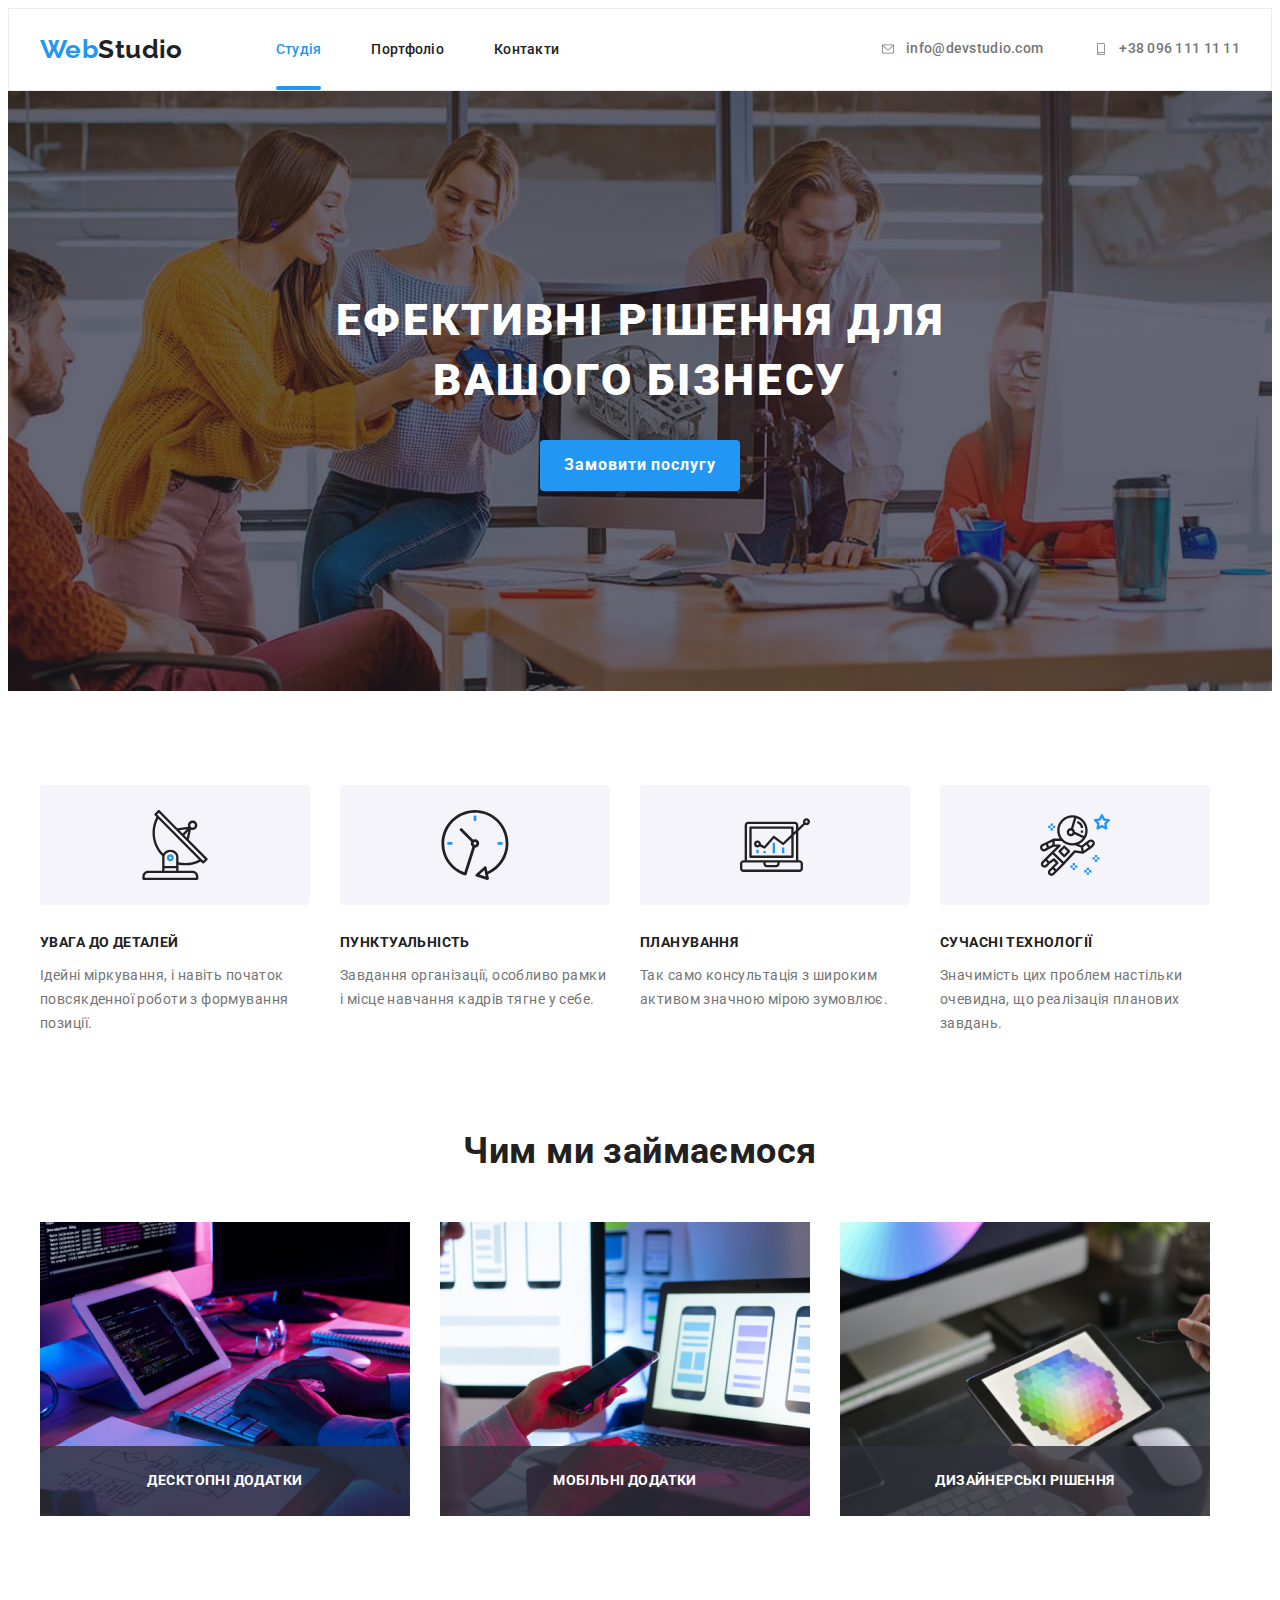
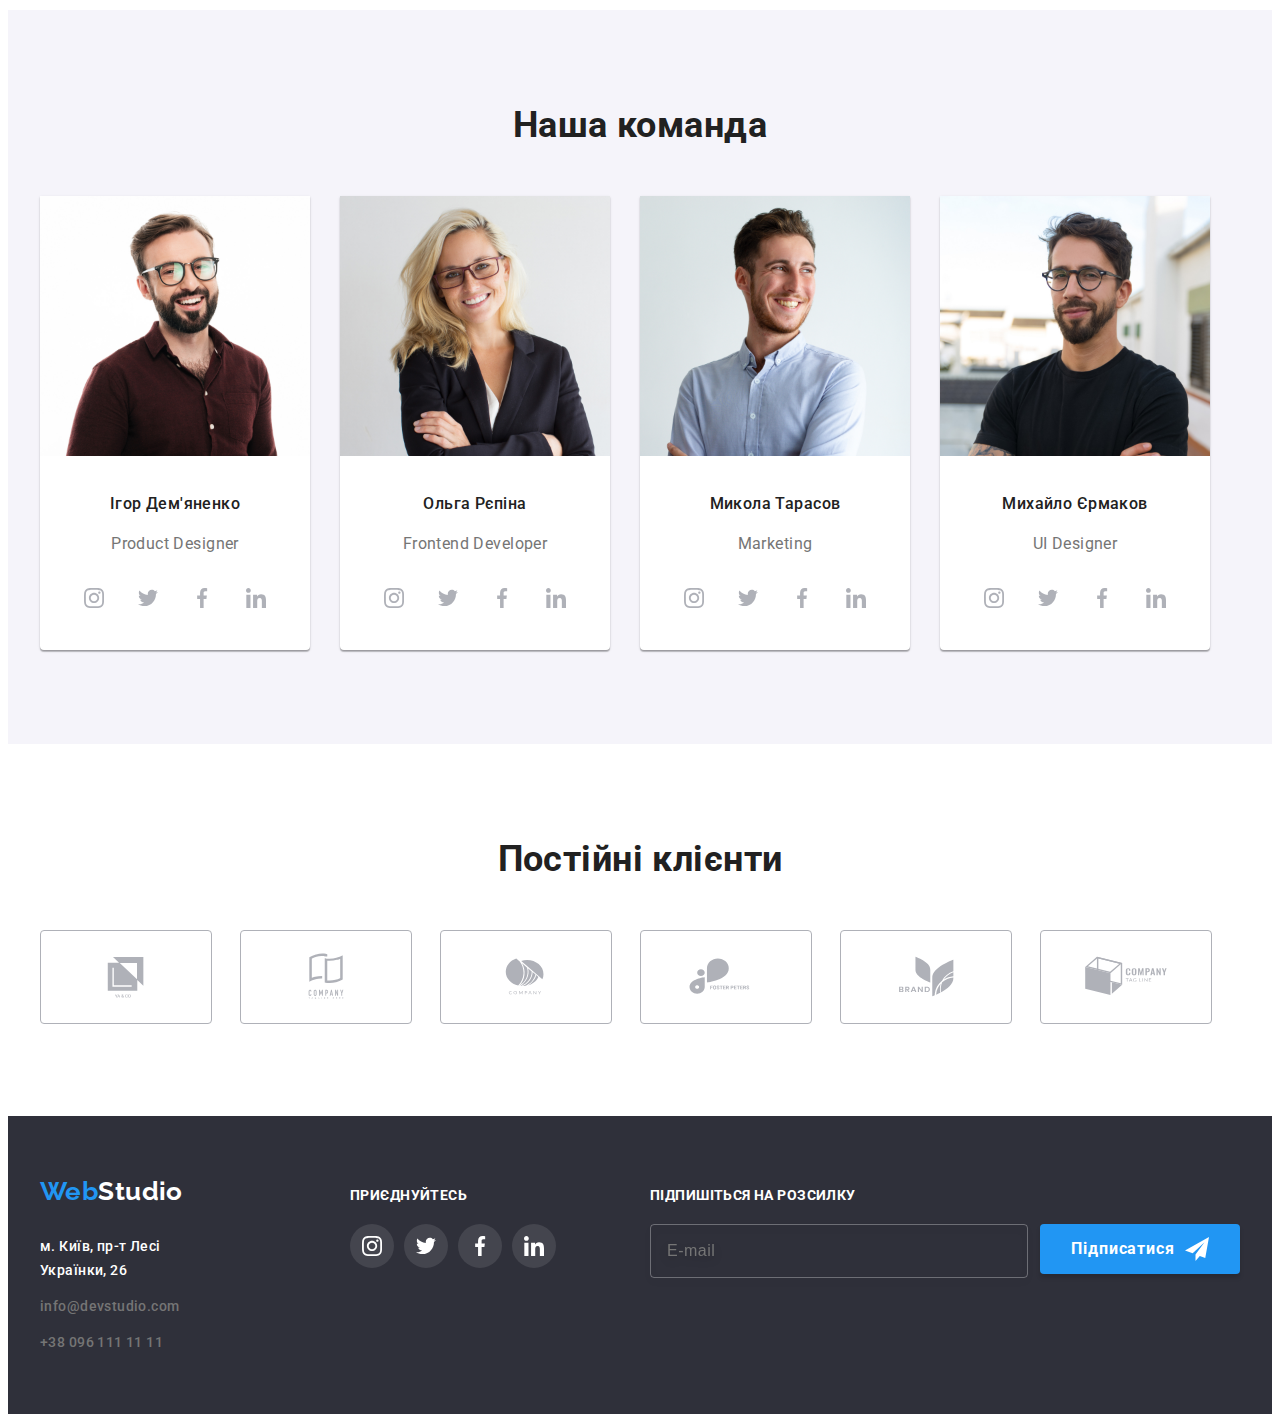
<file: index.html>
<!DOCTYPE html>
<html lang="uk">
  <head>
    <meta charset="UTF-8" />
    <meta http-equiv="X-UA-Compatible" content="IE=edge" />
    <meta name="viewport" content="width=device-width, initial-scale=1.0" />
    <title>Домашнє завдання 1</title>

    <link
      href="https://fonts.googleapis.com/css2?family=Raleway:wght@700&family=Roboto:wght@400;500;700;900&display=swap"
      rel="stylesheet"
    />
    <link
      rel="stylesheet"
      href="https://cdnjs.cloudflare.com/ajax/libs/modern-normalize/1.1.0/modern-normalize.min.css"
      integrity="sha512-wpPYUAdjBVSE4KJnH1VR1HeZfpl1ub8YT/NKx4PuQ5NmX2tKuGu6U/JRp5y+Y8XG2tV+wKQpNHVUX03MfMFn9Q=="
      crossorigin="anonymous"
      referrerpolicy="no-referrer"
    />

    <link rel="stylesheet" href="./css/styles.css" />
  </head>
  <body>
    <!--Header-->
    <header class="header">
      <!--/-->
      <div class="container">
        <nav class="header-nav">
          <a href="./index.html" class="logo"
            ><span class="accent">Web</span>Studio
          </a>
          <ul class="header-links list">
            <!--тут мають бути ссилки-->

            <li class="header-item">
              <a href="./index.html" class="header-link current link">Студія</a>
            </li>

            <li class="header-item">
              <a href="./portfolio.html" class="header-link link">Портфоліо</a>
            </li>

            <li class="header-item">
              <a href="" class="header-link link">Контакти</a>
            </li>
          </ul>
        </nav>

        <ul class="contact-links list">
          <li class="contact-item">
            <a href="mailto:info@devstudio.com" class="contact-link link">
              <svg class="contact-icon" width="16" height="12">
                <use href="./images/symbol-defs.svg#icon-envelope-1"></use>
              </svg>
              info@devstudio.com
            </a>
          </li>

          <li class="contact-item">
            <a href="tel:+380961111111" class="contact-link link">
              <svg class="contact-icon" width="10" height="16">
                <use href="./images/symbol-defs.svg#icon-smartphone-1"></use>
              </svg>
              +38 096 111 11 11
            </a>
          </li>
        </ul>
      </div>
    </header>
    <!--Main content-->
    <main>
      <!--Шапка-->
      <section class="hero section">
        <div class="container">
          <h1 class="main-title">Ефективні рішення для вашого бізнесу</h1>
          <button type="button" class="button primary" data-modal-open>
            Замовити послугу
          </button>
        </div>
      </section>
      <!--Особливості-->
      <section class="individ section">
        <div class="container">
          <h2 class="visually-hidden">Наші особливості</h2>
          <ul class="individ-list list">
            <li class="ind-list">
              <div class="icon-thumb">
                <svg width="70" height="70" class="icon-elem">
                  <use href="./images/symbol-defs.svg#icon-antenna-1-1"></use>
                </svg>
              </div>
              <h3 class="individ-title">УВАГА ДО ДЕТАЛЕЙ</h3>
              <p class="individ-text text">
                Ідейні міркування, і навіть початок повсякденної роботи з
                формування позиції.
              </p>
            </li>

            <li class="ind-list">
              <div class="icon-thumb">
                <svg width="70" height="70" class="icon-elem">
                  <use href="./images/symbol-defs.svg#icon-clock-1-1"></use>
                </svg>
              </div>
              <h3 class="individ-title">ПУНКТУАЛЬНІСТЬ</h3>
              <p class="individ-text text">
                Завдання організації, особливо рамки і місце навчання кадрів
                тягне у себе.
              </p>
            </li>

            <li class="ind-list">
              <div class="icon-thumb">
                <svg width="70" height="70" class="icon-elem">
                  <use href="./images/symbol-defs.svg#icon-diagram-1-1"></use>
                </svg>
              </div>
              <h3 class="individ-title">ПЛАНУВАННЯ</h3>
              <p class="individ-text text">
                Так само консультація з широким активом значною мірою зумовлює.
              </p>
            </li>

            <li class="ind-list">
              <div class="icon-thumb">
                <svg width="70" height="70" class="icon-elem">
                  <use href="./images/symbol-defs.svg#icon-astronaut-1-1"></use>
                </svg>
              </div>
              <h3 class="individ-title">СУЧАСНІ ТЕХНОЛОГІЇ</h3>
              <p class="individ-text text">
                Значимість цих проблем настільки очевидна, що реалізація
                планових завдань.
              </p>
            </li>
          </ul>
        </div>
      </section>
      <!--Чим ми займаємося-->
      <section class="work-section section">
        <div class="container">
          <h2 class="section-title">Чим ми займаємося</h2>
          <ul class="work-list list">
            <li class="work-elem">
              <div class="work-tumb">
                <img
                  src="./images/box_1.jpg"
                  alt="Командна робота"
                  width="370"
                  height="294"
                />
                <div class="work-decorate">
                  <h4 class="thumb-title">Десктопні додатки</h4>
                </div>
              </div>
            </li>

            <li class="work-elem">
              <div class="work-tumb">
                <img
                  src="./images/box_2.jpg"
                  alt="Мобільний додаток"
                  width="370"
                  height="294"
                />
                <div class="work-decorate">
                  <h4 class="thumb-title">Мобільні додатки</h4>
                </div>
              </div>
            </li>

            <li class="work-elem">
              <div class="work-tumb">
                <img
                  src="./images/box_3.jpg"
                  alt="Дизайнерські рішення"
                  width="370"
                  height="294"
                />
                <div class="work-decorate">
                  <h4 class="thumb-title">Дизайнерські рішення</h4>
                </div>
              </div>
            </li>
          </ul>
        </div>
      </section>
      <!--Наша команда-->
      <section class="team section">
        <div class="container">
          <h2 class="section-title">Наша команда</h2>
          <ul class="team-list list">
            <li class="team-item">
              <img
                src="./images/worker1.jpg"
                alt="Ігор Дем'яненко"
                width="270"
                height="260"
              />
              <!-- тут клас title не додаю, немає спільни хданих -->
              <h3 class="team-title">Ігор Дем'яненко</h3>
              <p lang="en" class="team-text">Product Designer</p>

              <ul class="social-list list">
                <li class="social-item">
                  <a href="https://instagram" class="social-link link">
                    <svg class="icon-social" width="20" height="20">
                      <use
                        href="./images/symbol-defs.svg#icon-instagram-2-1"
                      ></use>
                    </svg>
                  </a>
                </li>

                <li class="social-item">
                  <a href="https://twitter" class="social-link link">
                    <svg class="icon-social" width="20" height="20">
                      <use
                        href="./images/symbol-defs.svg#icon-twitter-1-1"
                      ></use>
                    </svg>
                  </a>
                </li>

                <li class="social-item">
                  <a href="https://facebook" class="social-link link">
                    <svg class="icon-social" width="20" height="20">
                      <use
                        href="./images/symbol-defs.svg#icon-facebook-1-1"
                      ></use>
                    </svg>
                  </a>
                </li>

                <li class="social-item">
                  <a href="https://linkedn" class="social-link link">
                    <svg class="icon-social" width="20" height="20">
                      <use
                        href="./images/symbol-defs.svg#icon-linkedin-1-1"
                      ></use>
                    </svg>
                  </a>
                </li>
              </ul>
            </li>

            <li class="team-item">
              <img
                src="./images/worker2.jpg"
                alt="Ольга Рєпіна"
                width="270"
                height="260"
              />
              <h3 class="team-title">Ольга Рєпіна</h3>
              <p lang="en" class="team-text">Frontend Developer</p>

              <ul class="social-list list">
                <li class="social-item">
                  <a href="https://instagram" class="social-link link">
                    <svg class="icon-social" width="20" height="20">
                      <use
                        href="./images/symbol-defs.svg#icon-instagram-2-1"
                      ></use>
                    </svg>
                  </a>
                </li>

                <li class="social-item">
                  <a href="https://twitter" class="social-link link">
                    <svg class="icon-social" width="20" height="20">
                      <use
                        href="./images/symbol-defs.svg#icon-twitter-1-1"
                      ></use>
                    </svg>
                  </a>
                </li>

                <li class="social-item">
                  <a href="https://facebook" class="social-link link">
                    <svg class="icon-social" width="20" height="20">
                      <use
                        href="./images/symbol-defs.svg#icon-facebook-1-1"
                      ></use>
                    </svg>
                  </a>
                </li>

                <li class="social-item">
                  <a href="https://linkedn" class="social-link link">
                    <svg class="icon-social" width="20" height="20">
                      <use
                        href="./images/symbol-defs.svg#icon-linkedin-1-1"
                      ></use>
                    </svg>
                  </a>
                </li>
              </ul>
            </li>

            <li class="team-item">
              <img
                src="./images/worker3.jpg"
                alt="Микола Тарасов"
                width="270"
                height="260"
              />
              <h3 class="team-title">Микола Тарасов</h3>
              <p lang="en" class="team-text">Marketing</p>

              <ul class="social-list list">
                <li class="social-item">
                  <a href="https://instagram" class="social-link link">
                    <svg class="icon-social" width="20" height="20">
                      <use
                        href="./images/symbol-defs.svg#icon-instagram-2-1"
                      ></use>
                    </svg>
                  </a>
                </li>

                <li class="social-item">
                  <a href="https://twitter" class="social-link link">
                    <svg class="icon-social" width="20" height="20">
                      <use
                        href="./images/symbol-defs.svg#icon-twitter-1-1"
                      ></use>
                    </svg>
                  </a>
                </li>

                <li class="social-item">
                  <a href="https://facebook" class="social-link link">
                    <svg class="icon-social" width="20" height="20">
                      <use
                        href="./images/symbol-defs.svg#icon-facebook-1-1"
                      ></use>
                    </svg>
                  </a>
                </li>

                <li class="social-item">
                  <a href="https://linkedn" class="social-link link">
                    <svg class="icon-social" width="20" height="20">
                      <use
                        href="./images/symbol-defs.svg#icon-linkedin-1-1"
                      ></use>
                    </svg>
                  </a>
                </li>
              </ul>
            </li>

            <li class="team-item">
              <img
                src="./images/worker4.jpg"
                alt="Михайло Єрмаков"
                width="270"
                height="260"
              />
              <h3 class="team-title">Михайло Єрмаков</h3>
              <p lang="en" class="team-text">UI Designer</p>

              <ul class="social-list list">
                <li class="social-item">
                  <a href="https://instagram" class="social-link link">
                    <svg class="icon-social" width="20" height="20">
                      <use
                        href="./images/symbol-defs.svg#icon-instagram-2-1"
                      ></use>
                    </svg>
                  </a>
                </li>

                <li class="social-item">
                  <a href="https://twitter" class="social-link link">
                    <svg class="icon-social" width="20" height="20">
                      <use
                        href="./images/symbol-defs.svg#icon-twitter-1-1"
                      ></use>
                    </svg>
                  </a>
                </li>

                <li class="social-item">
                  <a href="https://facebook" class="social-link link">
                    <svg class="icon-social" width="20" height="20">
                      <use
                        href="./images/symbol-defs.svg#icon-facebook-1-1"
                      ></use>
                    </svg>
                  </a>
                </li>

                <li class="social-item">
                  <a href="https://linkedn" class="social-link link">
                    <svg class="icon-social" width="20" height="20">
                      <use
                        href="./images/symbol-defs.svg#icon-linkedin-1-1"
                      ></use>
                    </svg>
                  </a>
                </li>
              </ul>
            </li>
          </ul>
        </div>
      </section>

      <!--clients-section-->
      <section class="client-section section">
        <div class="container">
          <h2 class="section-title">Постійні клієнти</h2>
          <ul class="client-list list">
            <li class="client-item">
              <a href="./" class="client-link link">
                <svg class="client-icon" width="106" height="60">
                  <use href="./images/symbol-defs.svg#icon-Logo-6"></use>
                </svg>
              </a>
            </li>

            <li class="client-item">
              <a href="./" class="client-link link">
                <svg class="client-icon" width="106" height="60">
                  <use href="./images/symbol-defs.svg#icon-Logo-1-1"></use>
                </svg>
              </a>
            </li>

            <li class="client-item">
              <a href="./" class="client-link link">
                <svg class="client-icon" width="106" height="60">
                  <use href="./images/symbol-defs.svg#icon-Logo-2-1"></use>
                </svg>
              </a>
            </li>

            <li class="client-item">
              <a href="./" class="client-link link">
                <svg class="client-icon" width="106" height="60">
                  <use href="./images/symbol-defs.svg#icon-Logo-3-1"></use>
                </svg>
              </a>
            </li>

            <li class="client-item">
              <a href="./" class="client-link link">
                <svg class="client-icon" width="106" height="60">
                  <use href="./images/symbol-defs.svg#icon-Logo-4-1"></use>
                </svg>
              </a>
            </li>

            <li class="client-item">
              <a href="./" class="client-link link">
                <svg class="client-icon" width="106" height="60">
                  <use href="./images/symbol-defs.svg#icon-Logo-5-1"></use>
                </svg>
              </a>
            </li>
          </ul>
        </div>
      </section>
    </main>
    <!--footer-->
    <footer class="footer">
      <div class="container footer-container">
        <div class="address-contain">
          <a href="./index.html" class="logo">
            <span class="accent">Web</span>Studio
          </a>

          <address class="address">
            <ul class="contact-links list">
              <li class="contact-item">
                <a
                  href="https://goo.gl/maps/b7A5iPqoQXRAUtYx8"
                  target="_blank"
                  rel="noopener noreferrer nofollow"
                  class="a-item"
                >
                  м. Київ, пр-т Лесі Українки, 26</a
                >
              </li>
              <li class="contact-item">
                <a href="mailto:info@devstudio.com" class="link"
                  >info@devstudio.com</a
                >
              </li>
              <li class="contact-item">
                <a href="tel:+380961111111" class="link">+38 096 111 11 11</a>
              </li>
            </ul>
          </address>
        </div>
        <div class="sign-up">
          <h3 class="social-title">ПРИЄДНУЙТЕСЬ</h3>
          <ul class="social-list list">
            <li class="social-item">
              <a href="https://instagram" class="social-link link">
                <svg class="icon-social" width="20" height="20">
                  <use href="./images/symbol-defs.svg#icon-instagram-2-1"></use>
                </svg>
              </a>
            </li>

            <li class="social-item">
              <a href="https://twitter" class="social-link link">
                <svg class="icon-social" width="20" height="20">
                  <use href="./images/symbol-defs.svg#icon-twitter-1-1"></use>
                </svg>
              </a>
            </li>

            <li class="social-item">
              <a href="https://facebook" class="social-link link">
                <svg class="icon-social" width="20" height="20">
                  <use href="./images/symbol-defs.svg#icon-facebook-1-1"></use>
                </svg>
              </a>
            </li>

            <li class="social-item">
              <a href="https://linkedn" class="social-link link">
                <svg class="icon-social" width="20" height="20">
                  <use href="./images/symbol-defs.svg#icon-linkedin-1-1"></use>
                </svg>
              </a>
            </li>
          </ul>
        </div>

        <form class="mailing-list">
          <h3 class="mailing-title social-title">Підпишіться на розсилку</h3>
          <div class="mailing-wrap">
            <label class="mailing-label"
              ><input
                class="mailing-input"
                type="email"
                name="email"
                placeholder="E-mail"
            /></label>
            <button type="submit" class="mailing-btn button">
              Підписатися
              <svg width="24" height="24" class="icon-send">
                <use href="./images/symbol-defs.svg#icon-icon-send"></use>
              </svg>
            </button>
          </div>
        </form>
      </div>
    </footer>

    <div class="backdrope is-hidden" data-modal>
      <div class="modal">
        <button type="button" class="close button" data-modal-close>
          <svg class="icon-modal" width="14px" height="14px">
            <use
              href="./images/symbol-defs.svg#icon-close-black-18dp-2-1-1"
            ></use>
          </svg>
        </button>

        <p class="modal-heading">Залиште свої дані, ми вам передзвонимо</p>

        <form class="modal-form">
          <div class="form-field">
            <label for="name" class="modal-label">Ім'я</label>
            <div class="input-wrapper">
              <input
                class="modal-input"
                type="text"
                name="name"
                id="name"
                required
              />
              <svg class="icon-form" width="18" height="18">
                <use href="./images/symbol-defs.svg#icon-person-black"></use>
              </svg>
            </div>
          </div>

          <div class="form-field">
            <label for="tel" class="modal-label"> Телефон</label>
            <div class="input-wrapper">
              <input
                class="modal-input"
                type="tel"
                name="tel"
                id="tel"
                pattern="[\+]\d{3}\s[\(]\d{2}[\)]\s\d{3}[\-]\d{2}[\-]\d{2}"
                required
              />
              <svg class="icon-form" width="18" height="18">
                <use href="./images/symbol-defs.svg#icon-phone-black"></use>
              </svg>
            </div>
          </div>

          <div class="form-field">
            <label for="email" class="modal-label"> Пошта</label>
            <div class="input-wrapper">
              <input
                class="modal-input"
                type="email"
                name="email"
                id="email"
                required
              />
              <svg class="icon-form" width="18" height="18">
                <use href="./images/symbol-defs.svg#icon-email-black"></use>
              </svg>
            </div>
          </div>

          <div class="form-field">
            <label for="comment" class="modal-label"> Коментар</label>
            <textarea
              class="modal-text"
              name="comment"
              id="comment"
              placeholder="Введіть текст"
            ></textarea>
          </div>

          <div class="form-field">
            <input
              type="checkbox"
              class="policy-input visually-hidden"
              name="policy"
              id="policy"
            />

            <label for="policy" class="modal-policy-label">
              <span class="policy-input-check">
                <svg class="icon-check" width="11" height="8">
                  <use
                    href="./images/symbol-defs.svg#icon-Vector
                  "
                  ></use>
                </svg>
              </span>
              Погоджуюся з розсилкою та приймаю
              <a class="policy-link" href="#"> Умови договору</a>
            </label>
          </div>
          <button type="submit" class="send button">Відправити</button>
        </form>
      </div>
    </div>

    <script src="./js/modal.js"></script>
  </body>
</html>
</file>
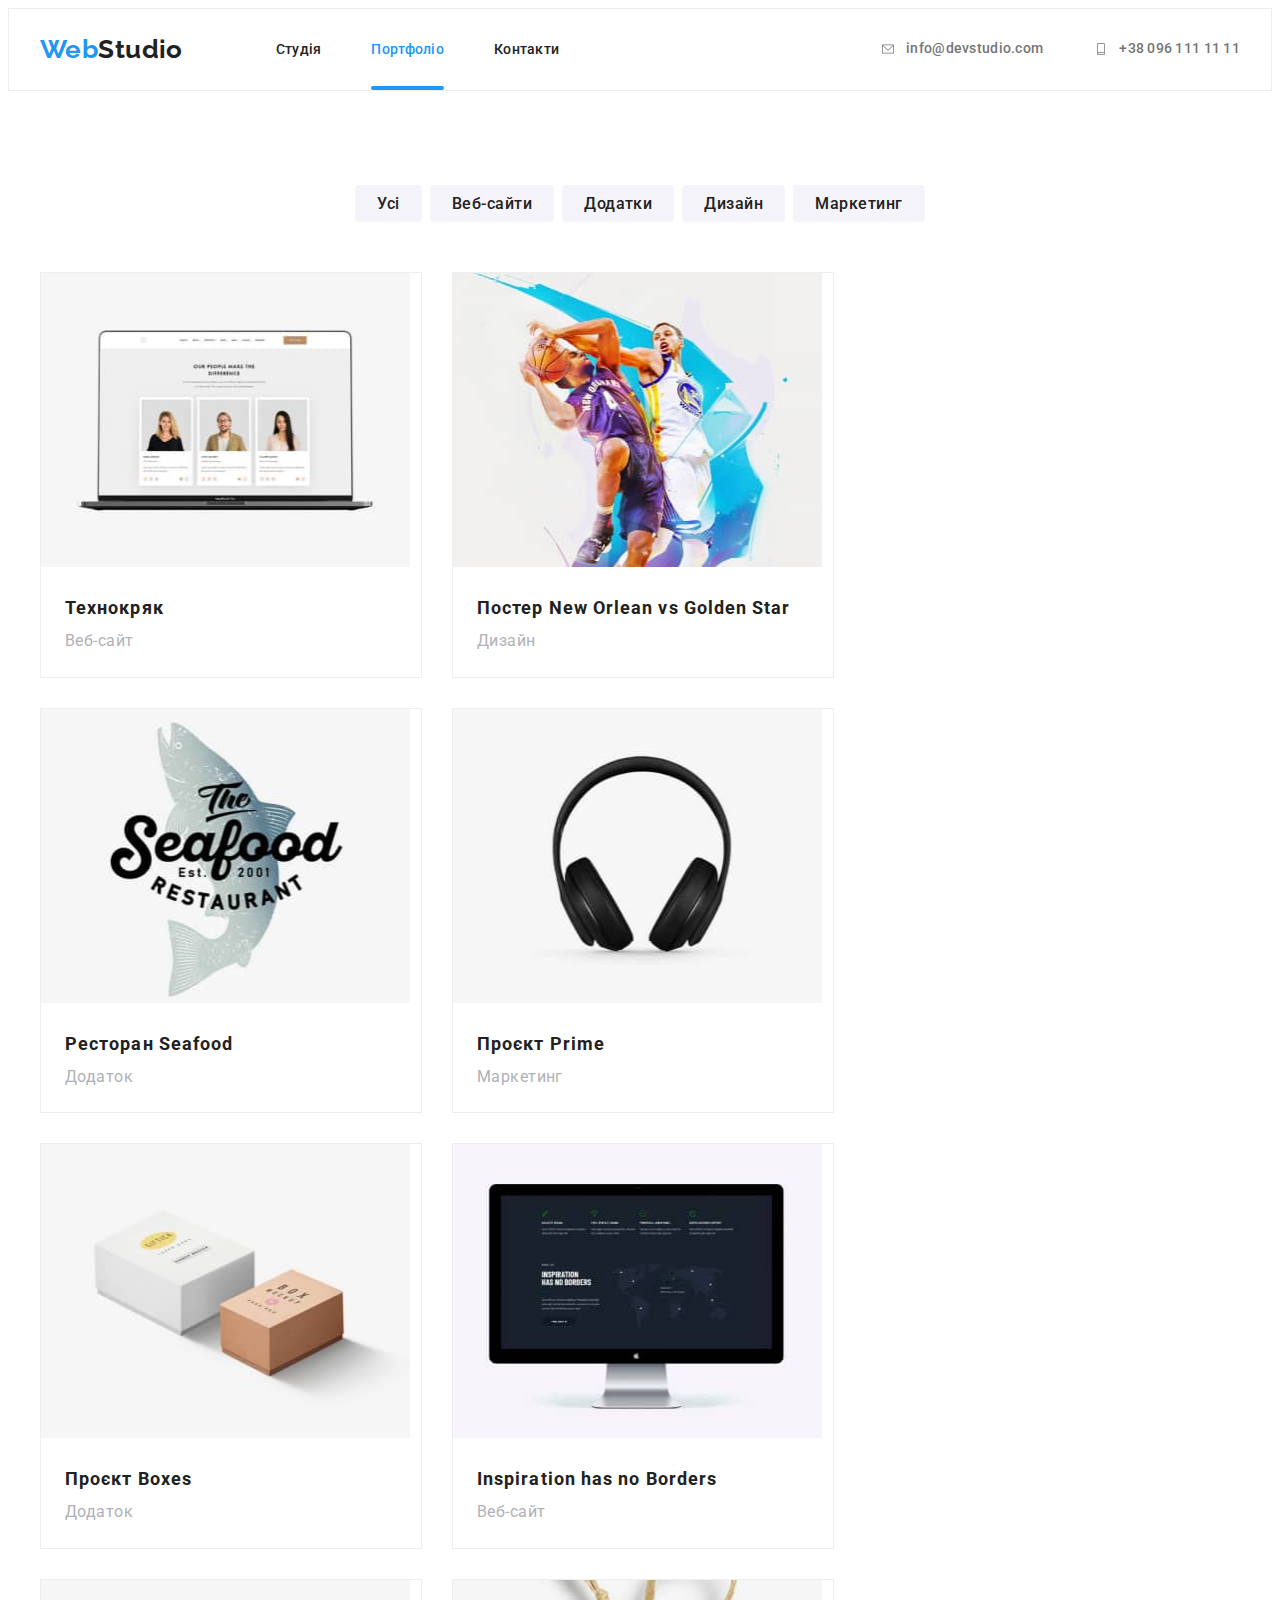
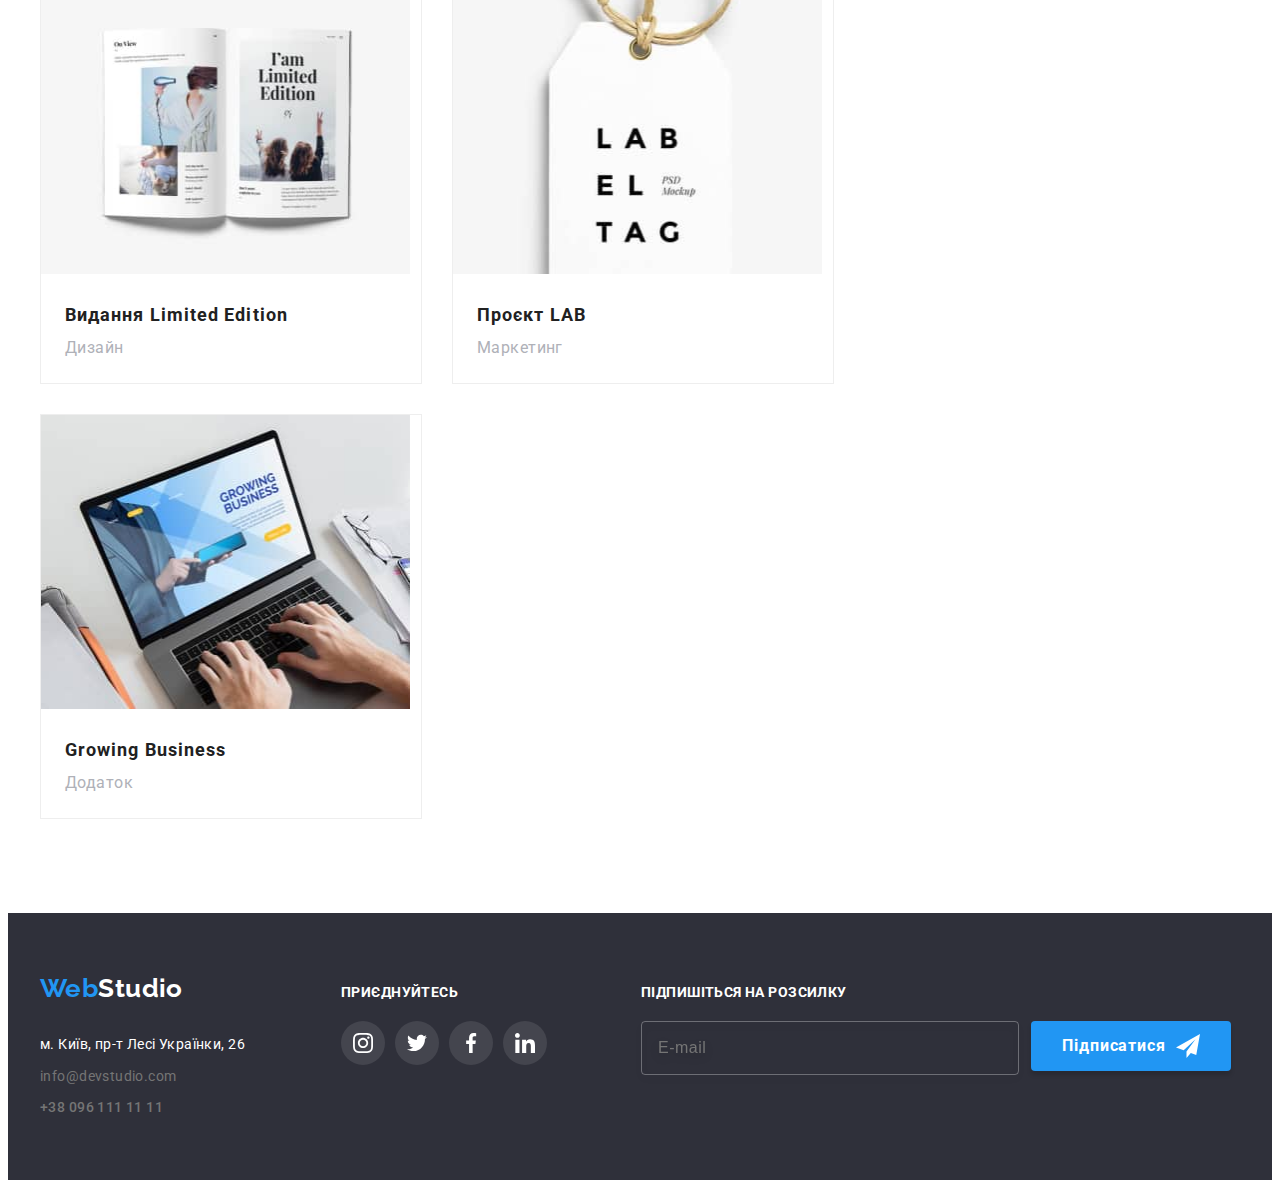
<file: portfolio.html>
<!DOCTYPE html>
<html lang="uk">
  <head>
    <meta charset="UTF-8" />
    <meta http-equiv="X-UA-Compatible" content="IE=edge" />
    <meta name="viewport" content="width=device-width, initial-scale=1.0" />
    <title>Портфоліо</title>

    <link
      href="https://fonts.googleapis.com/css2?family=Raleway:wght@700&family=Roboto:wght@400;500;700;900&display=swap"
      rel="stylesheet"
    />
    <link
      rel="stylesheet"
      href="https://cdnjs.cloudflare.com/ajax/libs/modern-normalize/1.1.0/modern-normalize.min.css"
      integrity="sha512-wpPYUAdjBVSE4KJnH1VR1HeZfpl1ub8YT/NKx4PuQ5NmX2tKuGu6U/JRp5y+Y8XG2tV+wKQpNHVUX03MfMFn9Q=="
      crossorigin="anonymous"
      referrerpolicy="no-referrer"
    />

    <link rel="stylesheet" href="./css/styles.css" />
  </head>
  <body>
    <!-- Header -->
    <header class="header">
      <!--/-->
      <div class="container">
        <nav class="header-nav">
          <a href="./index.html" class="logo"
            ><span class="accent">Web</span>Studio
          </a>
          <ul class="header-links list">
            <!--тут мають бути ссилки-->
            <li class="header-item">
              <a href="./index.html" class="header-link link">Студія</a>
            </li>
            <li class="header-item">
              <a href="./portfolio.html" class="header-link portfolio link"
                >Портфоліо</a
              >
            </li>
            <li class="header-item">
              <a href="" class="header-link link">Контакти</a>
            </li>
          </ul>
        </nav>

        <ul class="contact-links list">
          <li class="contact-item">
            <a href="mailto:info@devstudio.com" class="contact-link link">
              <svg class="contact-icon" width="16" heigth="12">
                <use href="./images/symbol-defs.svg#icon-envelope-1"></use>
              </svg>
              info@devstudio.com
            </a>
          </li>

          <li class="contact-item">
            <a href="tel:+380961111111" class="contact-link link">
              <svg class="contact-icon" width="10" heighth="16">
                <use href="./images/symbol-defs.svg#icon-smartphone-1"></use>
              </svg>
              +38 096 111 11 11
            </a>
          </li>
        </ul>
      </div>
    </header>
    <!-- Main content -->
    <main class="port-main">
      <section class="sites-section section">
        <div class="container">
          <h1 class="visually-hidden"></h1>

          <!-- buttons menu -->

          <ul class="sites-list list">
            <li class="btn-list">
              <button type="button" class="button secondary">Усі</button>
            </li>
            <li class="btn-list">
              <button type="button" class="button secondary">Веб-сайти</button>
            </li>
            <li class="btn-list">
              <button type="button" class="button secondary">Додатки</button>
            </li>
            <li class="btn-list">
              <button type="button" class="button secondary">Дизайн</button>
            </li>
            <li class="btn-list">
              <button type="button" class="button secondary">Маркетинг</button>
            </li>
          </ul>

          <!-- Main section -->

          <!-- Sites menu -->

          <ul class="sites-items list">
            <li class="site-item">
              <div class="sites-thumb">
                <img
                  src="./images/img.jpg"
                  alt="Веб-сайти"
                  width="369"
                  height="294"
                />
                <div class="thumb-text">
                  <a href="./" class="hidden-sites-text link">
                    Ресурс пропонує комплексні пропозиції з різним рівнем
                    функціоналу та сервісів. Все це дозволить відвідувачу
                    отримати вичерпні відомості про компанію чи приватну
                    особу.</a
                  >
                </div>
              </div>
              <h2 class="sites-title">
                <a href="./" class="link">Технокряк</a>
              </h2>
              <a href="./" class="sites-text link">Веб-сайт</a>
            </li>

            <li class="site-item">
              <div class="sites-thumb">
                <img
                  src="./images/img_(1).jpg"
                  alt="Постер"
                  width="369"
                  height="294"
                />
                <div class="thumb-text">
                  <a href="./" class="hidden-sites-text link">
                    Ресурс пропонує комплексні пропозиції з різним рівнем
                    функціоналу та сервісів. Все це дозволить відвідувачу
                    отримати вичерпні відомості про компанію чи приватну
                    особу.</a
                  >
                </div>
              </div>

              <h2 class="sites-title">
                <a href="./" class="link">
                  Постер <span lang="en">New Orlean vs Golden Star</span></a
                >
              </h2>
              <a href="./" class="sites-text link">Дизайн</a>
            </li>

            <li class="site-item">
              <div class="sites-thumb">
                <img
                  src="./images/img_(2).jpg"
                  alt="Ресторан Seafood"
                  width="369"
                  height="294"
                />
                <div class="thumb-text">
                  <a href="./" class="hidden-sites-text link">
                    Ресурс пропонує комплексні пропозиції з різним рівнем
                    функціоналу та сервісів. Все це дозволить відвідувачу
                    отримати вичерпні відомості про компанію чи приватну
                    особу.</a
                  >
                </div>
              </div>
              <h2 class="sites-title title">
                <a href="./" class="link">
                  Ресторан <span lang="en">Seafood</span></a
                >
              </h2>
              <a href="./" class="sites-text link">Додаток</a>
            </li>

            <li class="site-item">
              <div class="sites-thumb">
                <img
                  src="./images/img_(3).jpg"
                  alt="Проєкт Primе"
                  width="369"
                  height="294"
                />
                <div class="thumb-text">
                  <a href="./" class="hidden-sites-text link">
                    Ресурс пропонує комплексні пропозиції з різним рівнем
                    функціоналу та сервісів. Все це дозволить відвідувачу
                    отримати вичерпні відомості про компанію чи приватну
                    особу.</a
                  >
                </div>
              </div>
              <h2 class="sites-title title">
                <a href="./" class="link">
                  Проєкт <span lang="en">Prime</span></a
                >
              </h2>
              <a href="" class="sites-text link">Маркетинг</a>
            </li>

            <li class="site-item">
              <div class="sites-thumb">
                <img
                  src="./images/img_(4).jpg"
                  alt="Проєкт Boxes"
                  width="369"
                  height="294"
                />
                <div class="thumb-text">
                  <a href="./" class="hidden-sites-text link">
                    Ресурс пропонує комплексні пропозиції з різним рівнем
                    функціоналу та сервісів. Все це дозволить відвідувачу
                    отримати вичерпні відомості про компанію чи приватну
                    особу.</a
                  >
                </div>
              </div>
              <h2 class="sites-title title">
                <a href="" class="link"> Проєкт <span lang="en">Boxes</span></a>
              </h2>
              <a href="./" class="sites-text link">Додаток</a>
            </li>

            <li class="site-item">
              <div class="sites-thumb">
                <img
                  src="./images/img_(5).jpg"
                  alt="Inspiration has no Borders"
                  width="369"
                  height="294"
                />
                <div class="thumb-text">
                  <a href="./" class="hidden-sites-text link">
                    Ресурс пропонує комплексні пропозиції з різним рівнем
                    функціоналу та сервісів. Все це дозволить відвідувачу
                    отримати вичерпні відомості про компанію чи приватну
                    особу.</a
                  >
                </div>
              </div>
              <h2 class="sites-title title">
                <a href="./" class="link">
                  <span lang="en">Inspiration has no Borders</span></a
                >
              </h2>
              <a href="./" class="sites-text link">Веб-сайт</a>
            </li>

            <li class="site-item">
              <div class="sites-thumb">
                <img
                  src="./images/img_(6).jpg"
                  alt="Видання Limited Edition"
                  width="369"
                  height="294"
                />
                <div class="thumb-text">
                  <a href="./" class="hidden-sites-text link">
                    Ресурс пропонує комплексні пропозиції з різним рівнем
                    функціоналу та сервісів. Все це дозволить відвідувачу
                    отримати вичерпні відомості про компанію чи приватну
                    особу.</a
                  >
                </div>
              </div>
              <h2 class="sites-title title">
                <a href="./" class="link"
                  >Видання <span lang="en">Limited Edition</span></a
                >
              </h2>
              <a href="" class="sites-text link">Дизайн</a>
            </li>

            <li class="site-item">
              <div class="sites-thumb">
                <img
                  src="./images/img_(7).jpg"
                  alt="Проєкт LAB"
                  width="369"
                  height="294"
                />
                <div class="thumb-text">
                  <a href="./" class="hidden-sites-text link">
                    Ресурс пропонує комплексні пропозиції з різним рівнем
                    функціоналу та сервісів. Все це дозволить відвідувачу
                    отримати вичерпні відомості про компанію чи приватну
                    особу.</a
                  >
                </div>
              </div>
              <h2 class="sites-title title">
                <a href="./" class="link">Проєкт <span>LAB</span></a>
              </h2>
              <a href="./" class="sites-text link">Маркетинг</a>
            </li>

            <li class="site-item">
              <div class="sites-thumb">
                <img
                  src="./images/img_(8).jpg"
                  alt="Growing Business"
                  width="369"
                  height="294"
                />
                <div class="thumb-text">
                  <a href="./" class="hidden-sites-text link">
                    Ресурс пропонує комплексні пропозиції з різним рівнем
                    функціоналу та сервісів. Все це дозволить відвідувачу
                    отримати вичерпні відомості про компанію чи приватну
                    особу.</a
                  >
                </div>
              </div>
              <h2 class="sites-title title">
                <a href="" class="link">
                  <span lang="en"> Growing Business</span></a
                >
              </h2>
              <a href="./" class="sites-text link">Додаток</a>
            </li>
          </ul>
        </div>
      </section>
    </main>

    <!-- Footer -->
    <footer class="footer">
      <div class="container footer-container">
        <div class="address-contain">
          <a href="./index.html" class="logo">
            <span class="accent">Web</span>Studio
          </a>

          <address class="address">
            <ul class="contact-links list">
              <li clas="contact-item">
                <a
                  href="https://goo.gl/maps/b7A5iPqoQXRAUtYx8"
                  target="_blank"
                  rel="noopener noreferrer nofollow"
                  class="a-item"
                >
                  м. Київ, пр-т Лесі Українки, 26</a
                >
              </li>
              <li clas="contact-item">
                <a href="mailto:info@devstudio.com" class="link"
                  >info@devstudio.com</a
                >
              </li>
              <li class="contact-item">
                <a href="tel:+380961111111" class="link">+38 096 111 11 11</a>
              </li>
            </ul>
          </address>
        </div>
        <div class="sign-up">
          <h3 class="social-title">ПРИЄДНУЙТЕСЬ</h3>
          <ul class="social-list list">
            <li class="social-item">
              <a href="https://instagram" class="social-link link">
                <svg class="icon-social" width="20" height="20">
                  <use href="./images/symbol-defs.svg#icon-instagram-2-1"></use>
                </svg>
              </a>
            </li>

            <li class="social-item">
              <a href="https://twitter" class="social-link link">
                <svg class="icon-social" width="20" height="20">
                  <use href="./images/symbol-defs.svg#icon-twitter-1-1"></use>
                </svg>
              </a>
            </li>

            <li class="social-item">
              <a href="https://facebook" class="social-link link">
                <svg class="icon-social" width="20" height="20">
                  <use href="./images/symbol-defs.svg#icon-facebook-1-1"></use>
                </svg>
              </a>
            </li>

            <li class="social-item">
              <a href="https://linkedn" class="social-link link">
                <svg class="icon-social" width="20" height="20">
                  <use href="./images/symbol-defs.svg#icon-linkedin-1-1"></use>
                </svg>
              </a>
            </li>
          </ul>
        </div>
        <form class="mailing-list">
          <h3 class="mailing-title social-title">Підпишіться на розсилку</h3>
          <div class="mailing-wrap">
            <label class="mailing-label"
              ><input
                class="mailing-input"
                type="text"
                name="email"
                placeholder="E-mail"
            /></label>
            <button type="submit" class="mailing-btn button">
              Підписатися
              <svg width="24" height="24" class="icon-send">
                <use href="./images/symbol-defs.svg#icon-icon-send"></use>
              </svg>
            </button>
          </div>
        </form>
      </div>
    </footer>
  </body>
</html>
</file>
<file: css/styles.css>
:root {
  --primary-text-color: #757575;
  --title-text-color: #212121;
  --accent-color: #2196f3;
  --primary-white-color: #ffffff;
  --buttons-background: #f5f4fa;
  --secondary-background-color: #2f303a;
  --footer-links-color: rgba(255, 255, 255, 0.6);
  --icon-items-color: #afb1b8;
  --animate: 250ms cubic-bezier(0.4, 0, 0.2, 1);
}

body {
  background-color: var(--primary-white-color);
  color: var(--primary-text-color);
  font-family: Roboto, sans-serif;
  font-size: 14px;
  letter-spacing: 0.03em;
  fill: var(--icon-items-color);
}
/* reset */
h1,
h2,
h3,
h4,
h5,
h6,
ul {
  margin: 0;
  padding: 0;
}
/* common */
.container {
  width: 1200px;
  padding: 0 15px;
  margin: 0 auto;
}
.visually-hidden {
  position: absolute;
  width: 1px;
  height: 1px;
  margin: -1px;
  border: 0;
  padding: 0;

  white-space: nowrap;
  clip-path: inset(100%);
  clip: rect(0 0 0 0);
  overflow: hidden;
}

.section {
  padding: 94px 0;
}

.list {
  list-style: none;
}

.link {
  text-decoration: none;
  font-style: normal;
  color: var(--icon-items-color);
}

.button {
  cursor: pointer;
  border-radius: 4px;
  display: inline-block;
  border: none;
}

/* header-section */

.header .container {
  display: flex;
  align-items: center;
}

.header {
  border: 1px solid #ececec;
}

.header-nav {
  display: flex;
  align-items: center;
  margin-right: auto;
}

.logo {
  display: block;
  margin-right: 93px;
  font-family: "Raleway", sans-serif;
  font-weight: 700;
  font-size: 26px;
  line-height: 1.2;
  color: var(--title-text-color);
  text-decoration: none;
}

.accent {
  color: var(--accent-color);
}

.container .header-links {
  display: flex;
  align-items: center;
  padding-top: 32px;
  padding-bottom: 32px;
}

.header-links .header-item {
  position: relative;
  font-weight: 500;
  line-height: 1.2;
  letter-spacing: 0.02em;
  color: var(--title-text-color);
  display: inline-block;
}

.header-link.current::after {
  position: absolute;
  content: "";
  display: inline-block;
  width: 100%;
  height: 4px;
  top: 100%;
  left: 0;
  background-color: var(--accent-color);
  border-radius: 2px;
  transform: translateY(28px);
}

.header-link.portfolio::after {
  position: absolute;
  content: "";
  display: inline-block;
  width: 100%;
  height: 4px;
  top: 100%;
  left: 0;
  background-color: var(--accent-color);
  border-radius: 2px;
  transform: translateY(28px);
}

.header-links .header-item:not(:last-child) {
  margin-right: 50px;
}

.header-links .link {
  color: #212121;
  transition: color var(--animate);
}

.header-links .link:hover,
.header-links .link:focus {
  color: var(--accent-color);
}

.header-item .current {
  color: var(--accent-color);
}

.header-item .portfolio {
  color: var(--accent-color);
}

.container > .contact-links {
  display: flex;
  align-content: center;
  align-items: center;
}

.contact-links .contact-item {
  font-weight: 500;
  line-height: 1.14;
  letter-spacing: 0.02em;
  color: var(--primary-text-color);
  margin: 0;
}

.contact-links .contact-item:not(:last-child) {
  margin-right: 50px;
}

.contact-links .link {
  display: flex;
  align-self: center;
  align-items: center;
  color: var(--primary-text-color);
  transition: color var(--animate);
}

.contact-links .link:hover,
.contact-links .link:focus {
  color: var(--accent-color);
}

.contact-links .contact-icon {
  margin-right: 10px;
  width: 16px;
  height: 12px;
  fill: currentColor;
}

/* Main Section */

.hero {
  padding: 200px 0;
  background-image: linear-gradient(
      rgba(47, 48, 58, 0.4),
      rgba(47, 48, 58, 0.4)
    ),
    url(../images/background-image.jpg);
  background-repeat: no-repeat;
  background-position: center;
  background-size: cover;
  background-color: var(--secondary-background-color);
  max-width: 1600px;
  margin: 0 auto;
}

.container .main-title {
  font-weight: 900;
  font-size: 44px;
  line-height: 1.36;
  text-align: center;
  letter-spacing: 0.06em;
  text-transform: uppercase;
  color: var(--primary-white-color);
  text-align: center;
  letter-spacing: 0.06em;
  text-transform: uppercase;
  margin-bottom: 30px;
  width: 696px;
  margin-right: auto;
  margin-left: auto;
}

.container .primary {
  font-family: inherit;
  font-weight: 700;
  font-size: 16px;
  line-height: 1.88;
  text-align: center;
  letter-spacing: 0.06em;
  color: var(--primary-white-color);
  background-color: var(--accent-color);
  display: flex;
  align-items: center;
  justify-content: center;
  margin: 0 auto;
  padding: 10px 24px;
  transition: background-color var(--animate), color var(--animate);
}

.hero .primary:hover,
.hero .primary:focus {
  color: var(--title-text-color);
  background-color: var(--buttons-background);
}

.section-title {
  font-size: 36px;
  line-height: 1.17;
  color: var(--title-text-color);
  text-align: center;
  margin-bottom: 50px;
}

/* individuals */
.individ {
  padding-bottom: 0;
}

.container .individ-list {
  display: flex;
  align-items: flex-start;
}

.ind-list {
  width: 270px;
}

.ind-list:not(:last-child) {
  margin-right: 30px;
}

.individ-title {
  font-size: 14px;
  line-height: 1.14;
  text-transform: uppercase;
  color: var(--title-text-color);
}

.individ-text {
  line-height: 1.7;
  margin-bottom: 0;
}

.icon-thumb {
  height: 120px;
  background-color: var(--buttons-background);
  border-radius: 4px;
  display: flex;
  justify-content: center;
  align-items: center;
  margin-bottom: 30px;
}

/* work-section */
.container .work-list {
  display: flex;
}

.container .work-elem {
  align-items: flex-start;
}
.work-list > .work-elem:not(:last-child) {
  margin-right: 30px;
}

.work-tumb {
  position: relative;
  width: 370px;
  height: 294px;
}

.work-tumb > .work-decorate {
  position: absolute;
  bottom: 0;
  display: flex;
  justify-content: center;
  width: 100%;
  background: rgba(47, 48, 58, 0.8);
  padding-top: 27px;
  padding-bottom: 27px;
}

.thumb-title {
  line-height: 1.12;
  text-align: center;
  letter-spacing: 0.03em;
  text-transform: uppercase;
  color: var(--primary-white-color);
}

/* team-section */
.team {
  background-color: var(--buttons-background);
}
.team-list .team-title {
  color: var(--title-text-color);
  font-weight: 500;
  font-size: 16px;
  line-height: 1.9;
  text-align: center;
  margin-top: 30px;
  margin-bottom: 10px;
}

.container .team-list {
  display: flex;
}

.container .team-item {
  align-items: flex-start;
  box-shadow: 0px 1px 3px rgba(0, 0, 0, 0.12), 0px 1px 1px rgba(0, 0, 0, 0.14),
    0px 2px 1px rgba(0, 0, 0, 0.2);
  border-radius: 0px 0px 4px 4px;
  padding-bottom: 30px;
  background-color: var(--primary-white-color);
}

.team-list > .team-item:not(:last-child) {
  margin-right: 30px;
}

.team-text {
  font-size: 16px;
  line-height: 1.9;
  text-align: center;
  margin-bottom: 16px;
  margin-top: 0;
}

.team-item {
  box-shadow: 0 3px 3px 3px hsla(0, 0%, 0%, 0.3);
}

/* social-links */

.social-list {
  display: flex;
  justify-content: center;
}

.social-item {
  width: 44px;
  height: 44px;
}

.social-item:not(:last-child) {
  margin-right: 10px;
}
.social-item .social-link {
  width: 100%;
  height: 100%;
  border-radius: 50%;
  display: flex;
  justify-content: center;
  align-items: center;
  transition: background-color var(--animate), color var(--animate);
}

.social-item .icon-social {
  fill: currentColor;
}

.social-list .social-link:hover,
.social-list .social-link:focus {
  background-color: var(--accent-color);
  color: var(--primary-white-color);
}

/* <!-- clients-section --> */

.client-list {
  display: flex;
}

.client-item {
  width: 170px;
  height: 92px;
}

.client-item:not(:last-child) {
  margin-right: 30px;
}

.client-link {
  width: 100%;
  height: 100%;
  display: flex;
  justify-content: center;
  align-items: center;
  border: 1px solid var(--icon-items-color);
  border-radius: 4px;
  color: var(--icon-items-color);
  transition: color var(--animate), border var(--animate);
}

.client-icon {
  width: 100%;
  height: 100%;
  fill: currentColor;
}

.client-item .client-link:hover,
.client-item .client-link:focus {
  border: 1px solid var(--accent-color);
  color: var(--accent-color);
}

/* Portfolio */

/*  buttons menu*/

.container .sites-list {
  display: flex;
  justify-content: center;
  margin-bottom: 50px;
}

.btn-list:not(:last-child) {
  margin-right: 8px;
}

.container .secondary {
  padding: 6px 22px;
  font-family: inherit;
  font-weight: 500;
  font-size: 16px;
  line-height: 1.6;
  text-align: center;
  align-items: center;
  letter-spacing: 0.03em;
  color: var(--title-text-color);
  background-color: var(--buttons-background);
  transition: background-color var(--animate), color var(--animate),
    box-shadow var(--animate);
}

.sites-section .secondary:hover,
.sites-section .secondary:focus {
  color: var(--primary-white-color);
  background-color: var(--accent-color);
  box-shadow: 0px 1px 3px 3px hsla(0, 0%, 0%, 0.3);
}

/* Sites menu */

.container .sites-items {
  display: flex;
  flex-wrap: wrap;
  gap: 30px;
}

.sites-items > .site-item {
  width: calc((100% - 2 * 30px) / 3);
  border: 1px solid #eeeeee;
  padding-bottom: 20px;
  transition: box-shadow var(--animate);
}

.site-item:hover,
.site-item:focus {
  box-shadow: 0 3px 5px 5px hsla(0, 0%, 0%, 0.3);
}

.sites-thumb {
  position: relative;
  overflow: hidden;
  margin-bottom: 20px;
}

.thumb-text {
  position: absolute;
  width: 100%;
  height: 100%;
  padding: 63px 24px;
  background-color: rgba(33, 150, 243, 0.9);
  transition: transform var(--animate);
}

.hidden-sites-text {
  font-size: 18px;
  line-height: 1.56;
  letter-spacing: 0.03em;
  color: var(--primary-white-color);
}
.site-item:hover .thumb-text,
.site-item:focus .thumb-text {
  transform: translateY(-100%);
}

.sites-title > .link {
  color: var(--title-text-color);
  font-size: 18px;
  line-height: 2;
  letter-spacing: 0.06em;
  padding: 0 24px;
  margin-bottom: 4px;
}

.sites-text {
  font-size: 16px;
  line-height: 1.9;
  padding: 0 24px;
}

/* Footer */
.footer {
  background-color: var(--secondary-background-color);
  padding-top: 60px;
  padding-bottom: 60px;
}

.footer-container {
  display: flex;
  align-items: baseline;
}

.address-contain {
  min-width: 231px;
}

.address .contact-links {
  display: flex;
  flex-direction: column;
  gap: 12px;
}

.footer .logo {
  color: var(--primary-white-color);
  margin-right: 0;
  margin-bottom: 28px;
}

.contact-links .a-item {
  color: var(--primary-white-color);
  line-height: 1.7;
  text-decoration: none;
  font-style: normal;
}

.address .contact-item {
  display: flex;
  color: rgba(255, 255, 255, 0.6);
  line-height: 1.7;
  letter-spacing: 0.03em;
  font-style: normal;
  padding-top: 0;
  padding-bottom: 0;
}

/*Footer social-links */
.sign-up {
  width: 206px;
  margin-left: 70px;
  padding: 0;
  margin-right: 94px;
}

.social-title {
  font-size: 14px;
  line-height: 1.14;
  letter-spacing: 0.03em;
  text-transform: uppercase;
  color: var(--primary-white-color);
  margin-bottom: 20px;
}

.sign-up .social-link {
  background-color: rgba(255, 255, 255, 0.1);
  transition: background-color var(--animate);
}

.sign-up .icon-social {
  fill: var(--primary-white-color);
}

.mailing-wrap {
  display: flex;
  justify-content: center;
}

.mailing-input {
  width: 358px;
  height: 50px;
  border: 1px solid rgba(255, 255, 255, 0.3);
  filter: drop-shadow(0px 4px 4px rgba(0, 0, 0, 0.15));
  border-radius: 4px;
  background-color: transparent;
  font-size: 16px;
  line-height: 1.25;
  color: var(--primary-white-color);
  display: flex;
  align-items: center;
  letter-spacing: 0.03em;
  color: var(--footer-links-color);
  padding-left: 16px;

  margin-right: 12px;
}
.mailing-btn {
  display: flex;
  align-items: center;
  justify-content: center;
  width: 200px;
  height: 50px;
  font-family: inherit;
  font-weight: 700;
  font-size: 16px;
  line-height: 1.88;
  text-align: center;
  letter-spacing: 0.06em;
  color: var(--primary-white-color);
  background: var(--accent-color);
  box-shadow: 0px 4px 4px rgba(0, 0, 0, 0.15);
  border-radius: 4px;
  transform: scaleX(1) scaleY(1);
  transition: transform var(--animate);
}

.mailing-btn:hover,
.mailing-btn:focus {
  transform: scaleX(0.95) scaleY(0.95);
}

.icon-send {
  margin-left: 10px;
}

/* modal windows */
.backdrope {
  position: fixed;
  top: 0;
  left: 0;
  width: 100%;
  height: 100%;
  background: rgba(0, 0, 0, 0.2);
  transition: opacity cubic-bezier(0.4, 0, 0.2, 1),
    visibility cubic-bezier(0.4, 0, 0.2, 1);
}

.is-hidden {
  visibility: hidden;
  opacity: 0;
  pointer-events: none;
}

.modal {
  position: absolute;
  top: 50%;
  left: 50%;
  transform: translate(-50%, -50%) scaleX(1) scaleY(1);
  background: var(--primary-white-color);
  width: 528px;
  min-height: 581px;
  padding: 40px 39px 41px;
  box-shadow: 0px 1px 3px rgba(0, 0, 0, 0.12), 0px 1px 1px rgba(0, 0, 0, 0.14),
    0px 2px 1px rgba(0, 0, 0, 0.2);
  border-radius: 4px;
  transition: transform 500ms cubic-bezier(0.4, 0, 0.2, 1);
}

.backdrope.is-hidden .modal {
  transform: translate(-50%, -50%) scaleX(0) scaleY(0);
}

.modal .close {
  position: absolute;
  top: 8px;
  right: 8px;
  width: 30px;
  height: 30px;
  color: var(--title-text-color);
  background: var(--primary-white-color);
  border: 1px solid rgba(0, 0, 0, 0.1);
  border-radius: 50%;
  display: flex;
  justify-content: center;
  align-items: center;
  transition: color var(--animate), fill var(--animate);
}

.close:hover .icon-modal,
.close:focus .icon-modal {
  fill: var(--accent-color);
}

.icon-modal {
  width: 100%;
  height: 100%;
  fill: currentColor;
}

/* MODAL-Form */

.modal-form {
  display: flex;
  justify-content: center;
  flex-direction: column;
}

.modal-heading {
  font-weight: 700;
  font-size: 20px;
  line-height: 1.15;
  text-align: center;
  letter-spacing: 0.03em;
  color: var(--title-text-color);
  margin-top: 0;
  margin-bottom: 12px;
}

.form-field {
  display: block;
  margin-bottom: 10px;
}

.form-field .modal-label {
  display: block;
  font-size: 12px;
  line-height: 1.16;
  letter-spacing: 0.01em;
  color: var(--primary-text-color);
  margin-bottom: 4px;
}

.modal-input {
  width: 100%;
  height: 40px;
  font: inherit;
  background: var(--primary-white-color);
  color: var(--title-text-color);
  border: 1px solid rgba(33, 33, 33, 0.2);
  border-radius: 4px;
  padding-top: 11px;
  padding-bottom: 11px;
  padding-left: 42px;
  padding-right: 12px;
  transition: border-color var(--animate), box-shadow var(--animate);
  cursor: pointer;
}

.modal-input:focus-within {
  outline: none;
  border-color: var(--accent-color);
  box-shadow: 0px 1px 3px rgba(0, 0, 0, 0.12), 0px 1px 1px rgba(0, 0, 0, 0.14),
    0px 2px 1px rgba(0, 0, 0, 0.2);
}

/* .modal-input:focus {
  outline: none;
  border-color: var(--accent-color);
  box-shadow: 0px 1px 3px rgba(0, 0, 0, 0.12), 0px 1px 1px rgba(0, 0, 0, 0.14),
    0px 2px 1px rgba(0, 0, 0, 0.2);
} */

.modal-input:focus-within + svg {
  color: var(--accent-color);
}

.input-wrapper {
  position: relative;
}

.icon-form {
  position: absolute;
  top: 50%;
  left: 11px;
  transform: translateY(-50%);
  fill: currentColor;
  transition: fill var(--animate);
}

.modal-text {
  display: block;
  width: 100%;
  height: 120px;
  border: 1px solid rgba(33, 33, 33, 0.2);
  border-radius: 4px;
  padding: 12px 16px;
  font-size: 12px;
  line-height: 1.16;
  letter-spacing: 0.01em;
  color: rgba(117, 117, 117, 0.5);
  resize: none;
  transition: border-color var(--animate), box-shadow var(--animate);
}

.modal-text:focus-within {
  outline: none;
  border-color: var(--accent-color);
  box-shadow: 0px 1px 3px rgba(0, 0, 0, 0.12), 0px 1px 1px rgba(0, 0, 0, 0.14),
    0px 2px 1px rgba(0, 0, 0, 0.2);
}

.form-field:nth-child(4) {
  margin-bottom: 20px;
}

.form-field:nth-child(5) {
  margin-bottom: 30px;
}

.policy-input {
  display: block;
  transition: border var(--animate), background-color var(--animate),
    fill var(--animate);
}

label.modal-policy-label {
  display: flex;
  align-items: center;
  justify-content: center;
  font-size: 14px;
  line-height: 1.71;
  letter-spacing: 0.03em;
  color: var(--primary-text-color);
  cursor: pointer;
  /* padding: 0 12px; */
}

.policy-input-check {
  width: 16px;
  height: 15px;
  background-color: var(--primary-white-color);
  border-radius: 2px;
  border: 2px solid var(--title-text-color);
  margin-right: 8px;
  display: flex;
  justify-content: center;
  align-items: center;
}

.policy-input-check svg {
  fill: transparent;
}

.policy-link {
  color: var(--accent-color);
  margin-left: 2px;
}
.policy-input:checked + label > span {
  border: none;
  background-color: var(--accent-color);
}

.policy-input:checked + label > span svg {
  fill: var(--primary-white-color);
}
.modal-form .send {
  width: 200px;
  height: 50px;
  padding: 10px 52px;
  font-family: inherit;
  font-weight: 700;
  font-size: 16px;
  line-height: 1.88;
  justify-content: center;
  display: flex;
  align-items: center;
  text-align: center;
  letter-spacing: 0.06em;
  color: var(--primary-white-color);
  background: var(--accent-color);
  box-shadow: 0px 4px 4px rgba(0, 0, 0, 0.15);
  border-radius: 4px;
  margin: 0 auto;
}

/* .send:hover,
.send:focus {
} */
</file>
